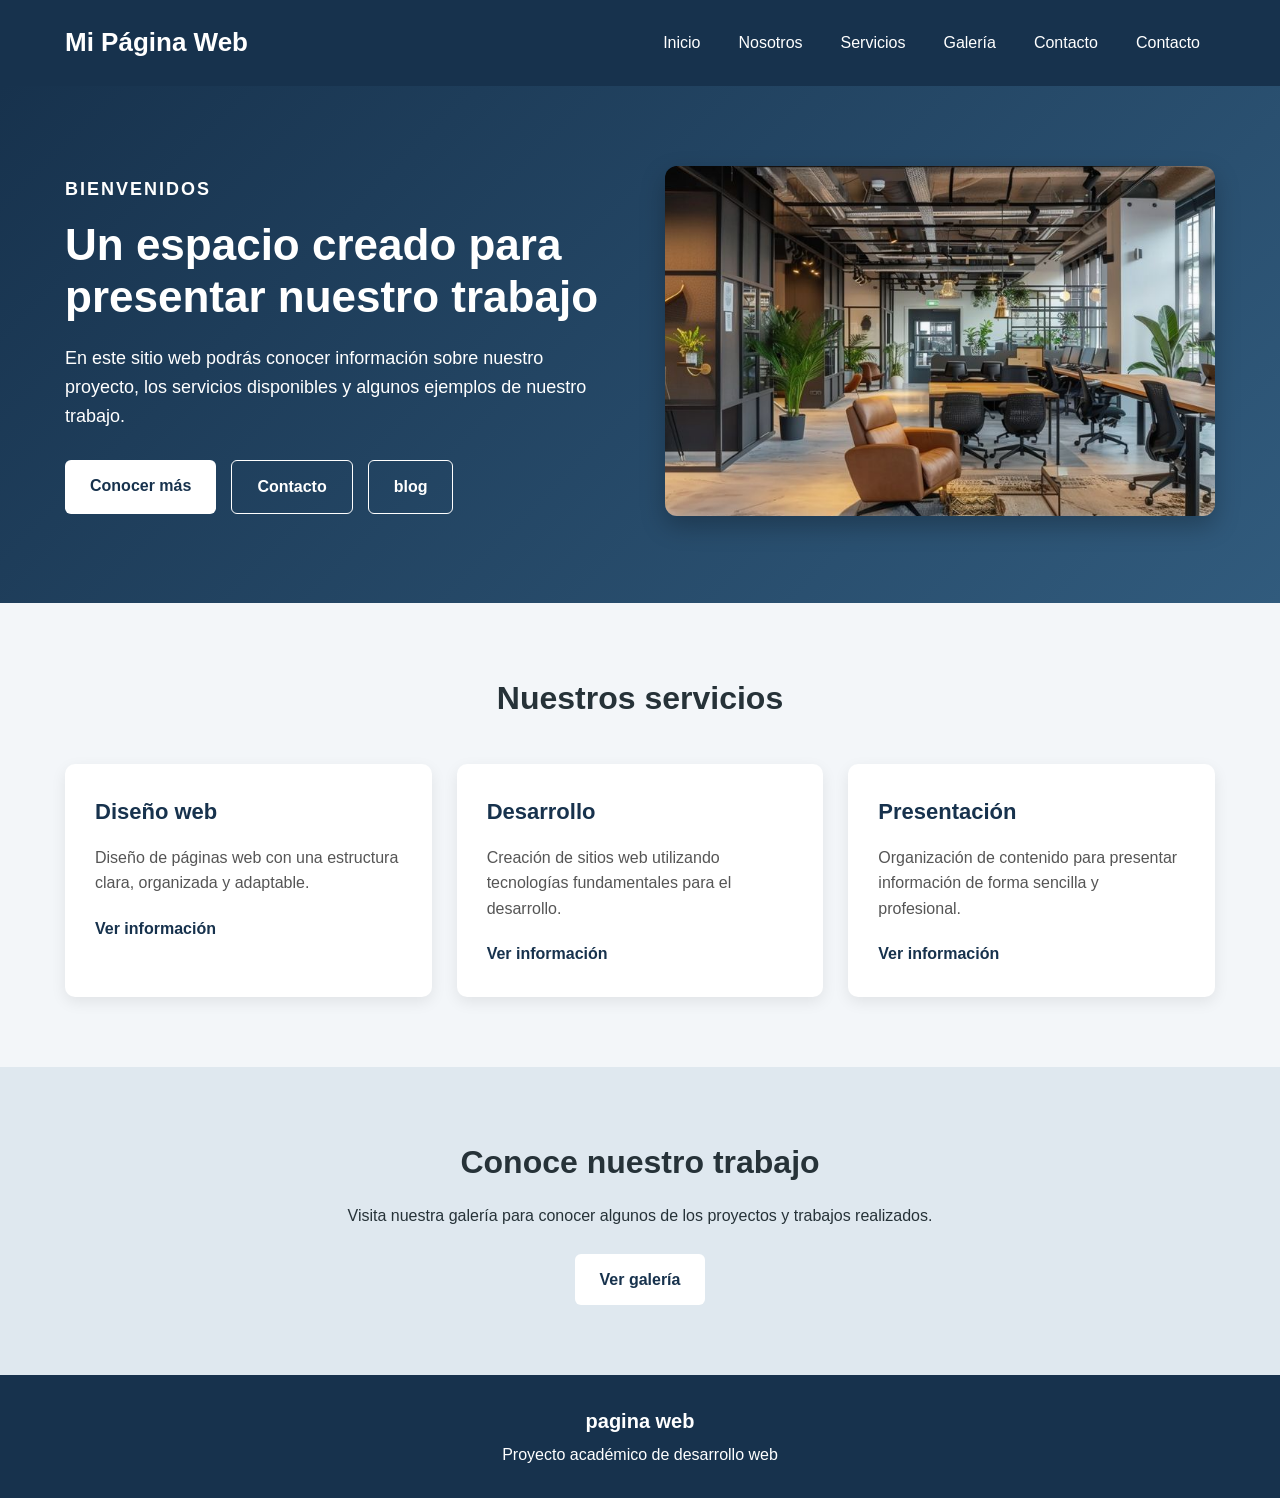
<file: index.html>
<!DOCTYPE html>
<html lang="es">
<head>
    <meta charset="UTF-8">
    <meta name="viewport" content="width=device-width, initial-scale=1.0">
    <title>Mi Página Web</title>
    <link rel="stylesheet" href="estilos.css">
</head>

<body>

    <header class="encabezado">
        <div class="contenedor">
            <h1>Mi Página Web</h1>

            <nav>
                <a href="index.html">Inicio</a>
                <a href="nosotros.html">Nosotros</a>
                <a href="servicios.html">Servicios</a>
                <a href="galeria.html">Galería</a>
                <a href="contacto.html">Contacto</a>
                <a href="blog.html">Contacto</a>
            </nav>
        </div>
    </header>

    <main>

        <section class="principal">
            <div class="contenedor">
                <div class="contenido-principal">

                    <div class="texto-principal">
                        <p class="subtitulo">BIENVENIDOS</p>

                        <h2>Un espacio creado para presentar nuestro trabajo</h2>

                        <p>
                            En este sitio web podrás conocer información sobre
                            nuestro proyecto, los servicios disponibles y algunos
                            ejemplos de nuestro trabajo.
                        </p>

                        <div class="botones">
                            <a href="nosotros.html" class="boton">Conocer más</a>
                            <a href="contacto.html" class="boton boton-secundario">Contacto</a>
                            <a href="blog.html" class="boton boton-secundario">blog</a>
                        </div>
                    </div>

                    <div class="imagen-principal">
                        <img src="imagenes/imagen-principal.jpg" alt="Imagen principal del proyecto">
                    </div>

                </div>
            </div>
        </section>


        <section class="seccion">
            <div class="contenedor">

                <h2 class="titulo-seccion">Nuestros servicios</h2>

                <div class="tarjetas">

                    <div class="tarjeta">
                        <h3>Diseño web</h3>
                        <p>
                            Diseño de páginas web con una estructura clara,
                            organizada y adaptable.
                        </p>
                        <a href="servicios.html">Ver información</a>
                    </div>

                    <div class="tarjeta">
                        <h3>Desarrollo</h3>
                        <p>
                            Creación de sitios web utilizando tecnologías
                            fundamentales para el desarrollo.
                        </p>
                        <a href="servicios.html">Ver información</a>
                    </div>

                    <div class="tarjeta">
                        <h3>Presentación</h3>
                        <p>
                            Organización de contenido para presentar información
                            de forma sencilla y profesional.
                        </p>
                        <a href="servicios.html">Ver información</a>
                    </div>

                </div>

            </div>
        </section>


        <section class="seccion seccion-destacada">
            <div class="contenedor">

                <h2>Conoce nuestro trabajo</h2>

                <p>
                    Visita nuestra galería para conocer algunos de los proyectos
                    y trabajos realizados.
                </p>

                <a href="galeria.html" class="boton">Ver galería</a>

            </div>
        </section>

    </main>


    <footer class="pie">

        <div class="contenedor">

            <p>pagina web</p>

            <p>
                Proyecto académico de desarrollo web
            </p>

        </div>

    </footer>

</body>
</html>
</file>
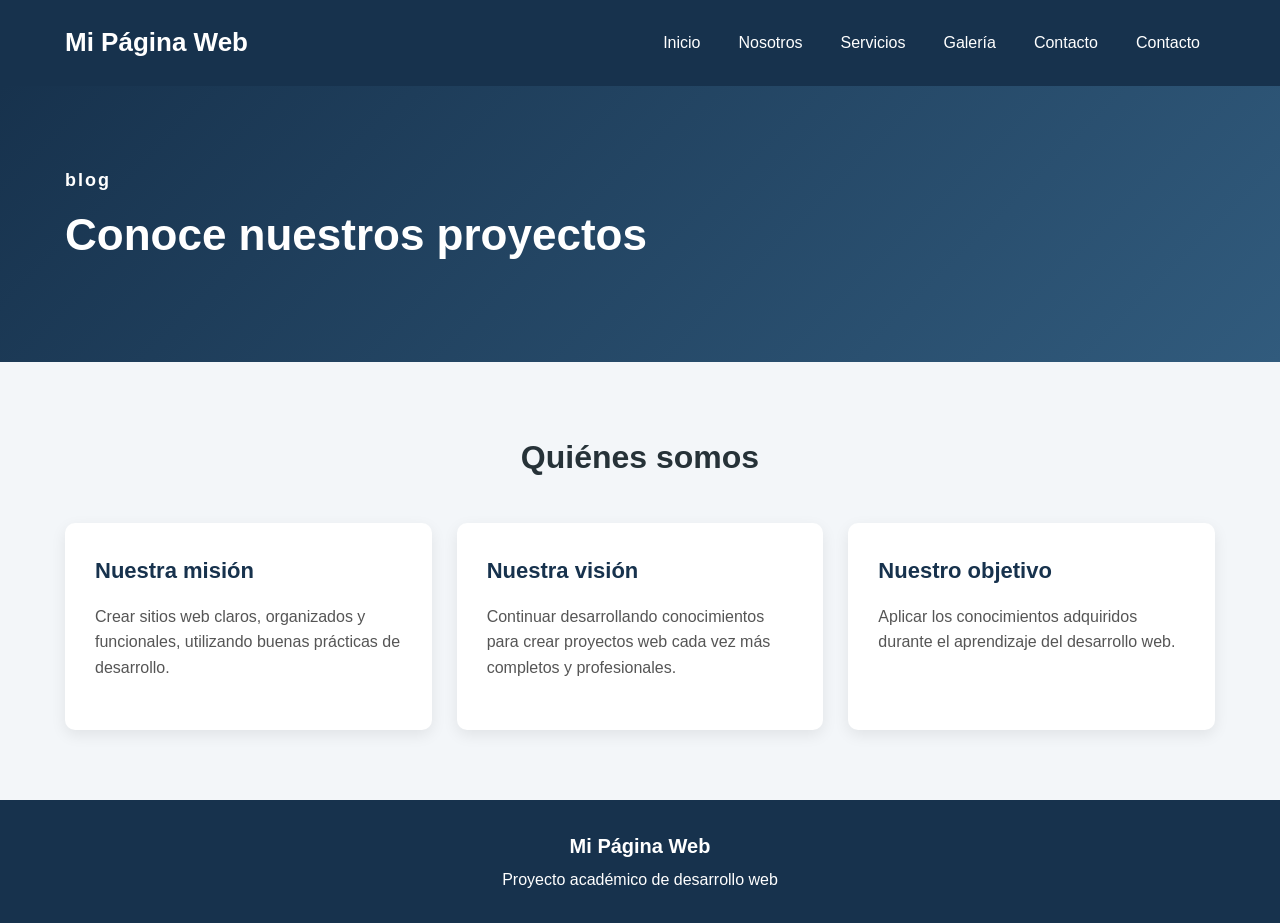
<file: blog.html>
<!DOCTYPE html>
<html lang="es">
<head>
    <meta charset="UTF-8">
    <meta name="viewport" content="width=device-width, initial-scale=1.0">
    <title>blog | Mi Página Web</title>
    <link rel="stylesheet" href="estilos.css">
</head>

<body>

    <header class="encabezado">
        <div class="contenedor">
            <h1>Mi Página Web</h1>

            <nav>
                <a href="index.html">Inicio</a>
                <a href="nosotros.html">Nosotros</a>
                <a href="servicios.html">Servicios</a>
                <a href="galeria.html">Galería</a>
                <a href="contacto.html">Contacto</a>
                <a href="blog.html">Contacto</a>
            </nav>
        </div>
    </header>

    <main>

        <section class="principal">
            <div class="contenedor">
                <div class="texto-principal">
                    <p class="subtitulo">blog</p>

                    <h2>Conoce nuestros proyectos</h2>
                </div>
            </div>
        </section>

        <section class="seccion">
            <div class="contenedor">

                <h2 class="titulo-seccion">Quiénes somos</h2>

                <div class="tarjetas">

                    <div class="tarjeta">
                        <h3>Nuestra misión</h3>
                        <p>
                            Crear sitios web claros, organizados y funcionales,
                            utilizando buenas prácticas de desarrollo.
                        </p>
                    </div>

                    <div class="tarjeta">
                        <h3>Nuestra visión</h3>
                        <p>
                            Continuar desarrollando conocimientos para crear
                            proyectos web cada vez más completos y profesionales.
                        </p>
                    </div>

                    <div class="tarjeta">
                        <h3>Nuestro objetivo</h3>
                        <p>
                            Aplicar los conocimientos adquiridos durante el
                            aprendizaje del desarrollo web.
                        </p>
                    </div>

                </div>

            </div>
        </section>



    <footer class="pie">
        <div class="contenedor">
            <p>Mi Página Web</p>
            <p>Proyecto académico de desarrollo web</p>
        </div>
    </footer>

</body>
</html>
</file>
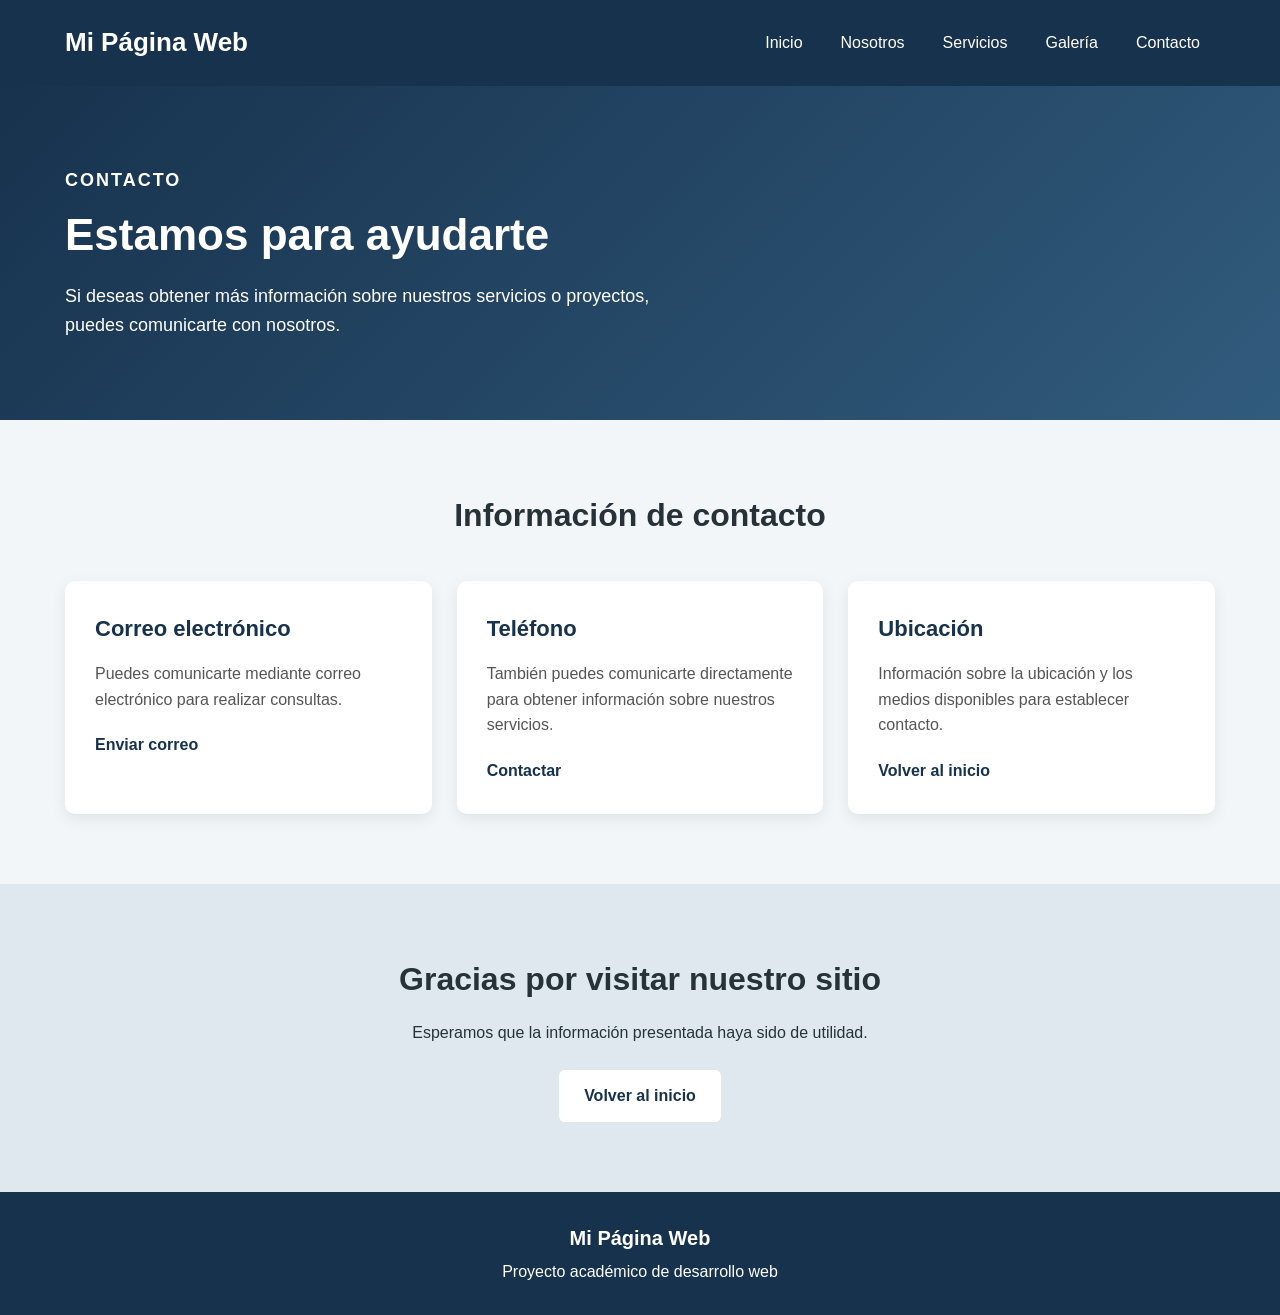
<file: contacto.html>
<!DOCTYPE html>
<html lang="es">
<head>
    <meta charset="UTF-8">
    <meta name="viewport" content="width=device-width, initial-scale=1.0">
    <title>Contacto | Mi Página Web</title>
    <link rel="stylesheet" href="estilos.css">
</head>

<body>

    <header class="encabezado">
        <div class="contenedor">
            <h1>Mi Página Web</h1>

            <nav>
                <a href="index.html">Inicio</a>
                <a href="nosotros.html">Nosotros</a>
                <a href="servicios.html">Servicios</a>
                <a href="galeria.html">Galería</a>
                <a href="contacto.html">Contacto</a>
            </nav>
        </div>
    </header>

    <main>

        <section class="principal">
            <div class="contenedor">

                <div class="texto-principal">
                    <p class="subtitulo">CONTACTO</p>

                    <h2>Estamos para ayudarte</h2>

                    <p>
                        Si deseas obtener más información sobre nuestros servicios
                        o proyectos, puedes comunicarte con nosotros.
                    </p>
                </div>

            </div>
        </section>

        <section class="seccion">

            <div class="contenedor">

                <h2 class="titulo-seccion">Información de contacto</h2>

                <div class="tarjetas">

                    <div class="tarjeta">
                        <h3>Correo electrónico</h3>

                        <p>
                            Puedes comunicarte mediante correo electrónico para
                            realizar consultas.
                        </p>

                        <a href="mailto:correo@ejemplo.com">
                            Enviar correo
                        </a>
                    </div>

                    <div class="tarjeta">
                        <h3>Teléfono</h3>

                        <p>
                            También puedes comunicarte directamente para obtener
                            información sobre nuestros servicios.
                        </p>

                        <a href="tel:+000000000">
                            Contactar
                        </a>
                    </div>

                    <div class="tarjeta">
                        <h3>Ubicación</h3>

                        <p>
                            Información sobre la ubicación y los medios disponibles
                            para establecer contacto.
                        </p>

                        <a href="index.html">
                            Volver al inicio
                        </a>
                    </div>

                </div>

            </div>

        </section>

        <section class="seccion seccion-destacada">

            <div class="contenedor">

                <h2>Gracias por visitar nuestro sitio</h2>

                <p>
                    Esperamos que la información presentada haya sido de utilidad.
                </p>

                <a href="index.html" class="boton">Volver al inicio</a>

            </div>

        </section>

    </main>

    <footer class="pie">

        <div class="contenedor">
            <p>Mi Página Web</p>
            <p>Proyecto académico de desarrollo web</p>
        </div>

    </footer>

</body>
</html>
</file>
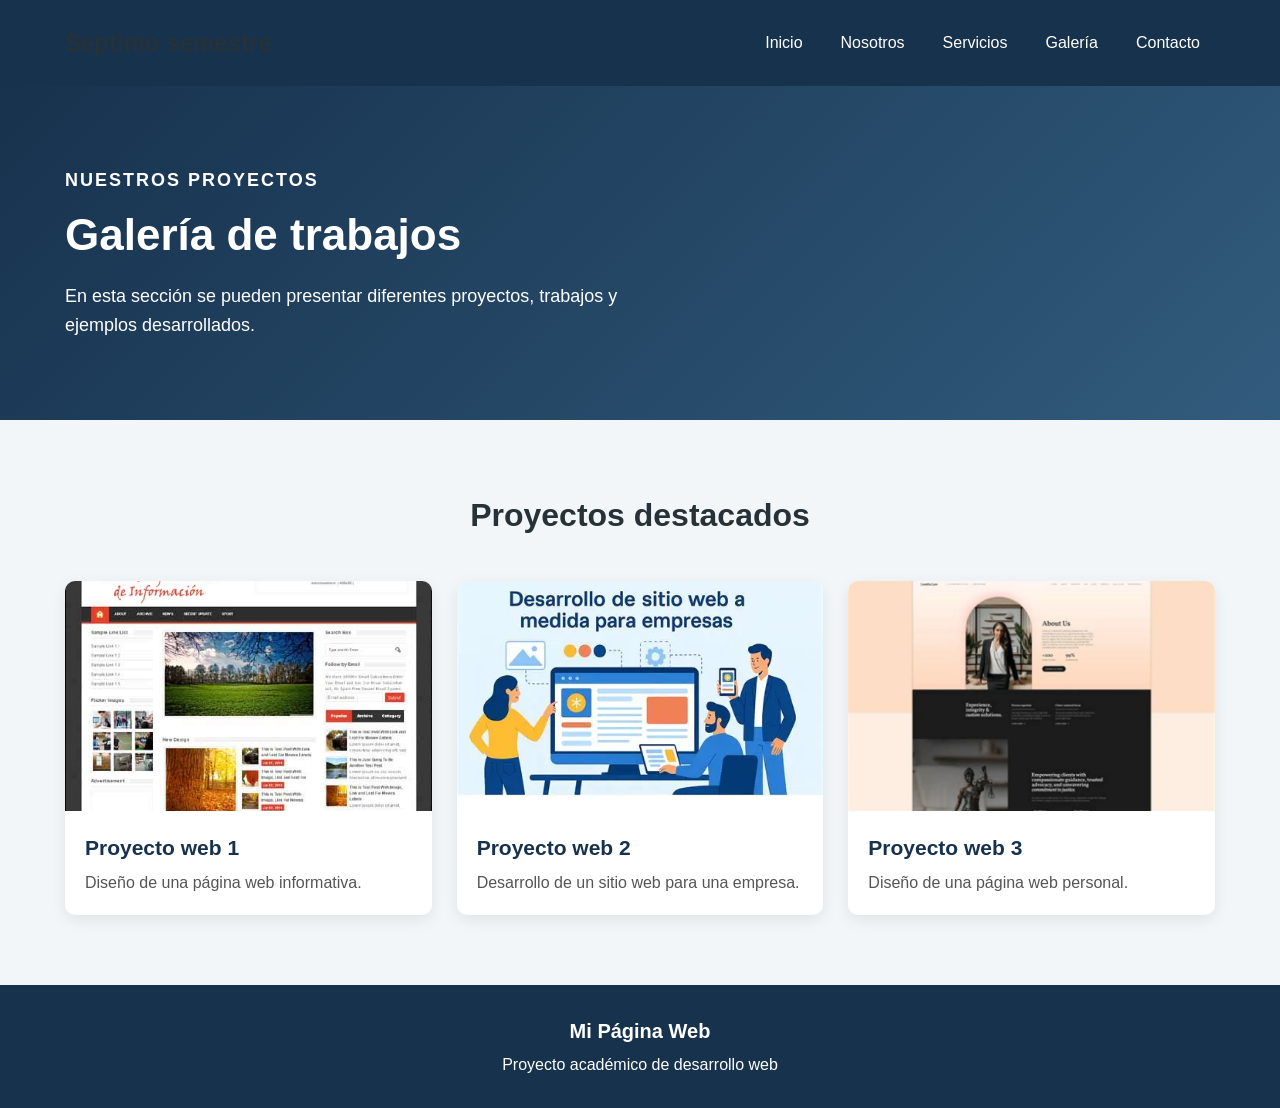
<file: galeria.html>
<!DOCTYPE html>
<html lang="es">
<head>
    <meta charset="UTF-8">
    <meta name="viewport" content="width=device-width, initial-scale=1.0">
    <title>Galería | Mi Página Web</title>
    <link rel="stylesheet" href="estilos.css">
</head>

<body>

    <header class="encabezado">
        <div class="contenedor">

            <h2>Septimo semestre</h2>

            <nav>
                <a href="index.html">Inicio</a>
                <a href="nosotros.html">Nosotros</a>
                <a href="servicios.html">Servicios</a>
                <a href="galeria.html">Galería</a>
                <a href="contacto.html">Contacto</a>
            </nav>
        </div>
    </header>

    <main>

        <section class="principal">
            <div class="contenedor">

                <div class="texto-principal">
                    <p class="subtitulo">NUESTROS PROYECTOS</p>

                    <h2>Galería de trabajos</h2>

                    <p>
                        En esta sección se pueden presentar diferentes proyectos,
                        trabajos y ejemplos desarrollados.
                    </p>
                </div>

            </div>
        </section>

        <section class="seccion">

            <div class="contenedor">

                <h2 class="titulo-seccion">Proyectos destacados</h2>

                <div class="galeria">

                    <div class="imagen-galeria">
                        <img src="imagenes/proyecto1.jpg" alt="Proyecto web 1">
                        <h3>Proyecto web 1</h3>
                        <p>Diseño de una página web informativa.</p>
                    </div>

                    <div class="imagen-galeria">
                        <img src="imagenes/proyecto2.jpg" alt="Proyecto web 2">
                        <h3>Proyecto web 2</h3>
                        <p>Desarrollo de un sitio web para una empresa.</p>
                    </div>

                    <div class="imagen-galeria">
                        <img src="imagenes/proyecto3.jpg" alt="Proyecto web 3">
                        <h3>Proyecto web 3</h3>
                        <p>Diseño de una página web personal.</p>
                    </div>

                </div>

            </div>

        </section>

    </main>

    <footer class="pie">

        <div class="contenedor">
            <p>Mi Página Web</p>
            <p>Proyecto académico de desarrollo web</p>
        </div>

    </footer>

</body>
</html>
</file>
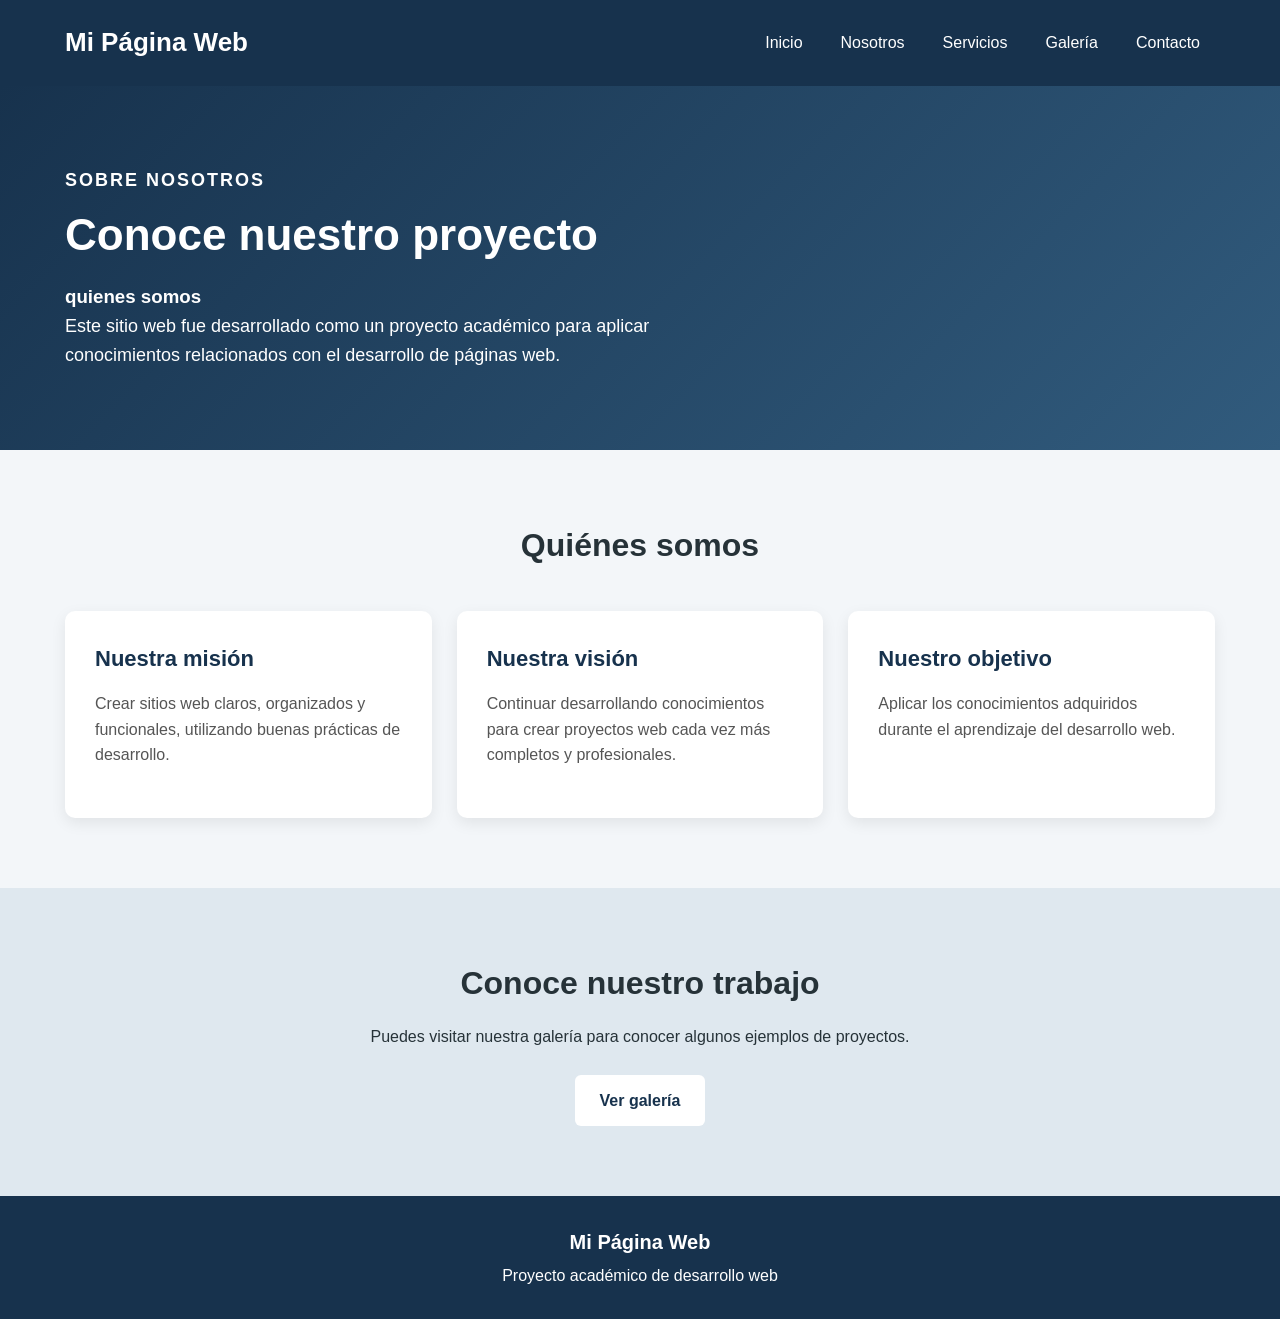
<file: nosotros.html>
<!DOCTYPE html>
<html lang="es">
<head>
    <meta charset="UTF-8">
    <meta name="viewport" content="width=device-width, initial-scale=1.0">
    <title>Nosotros | Mi Página Web</title>
    <link rel="stylesheet" href="estilos.css">
</head>

<body>

    <header class="encabezado">
        <div class="contenedor">
            <h1>Mi Página Web</h1>

            <nav>
                <a href="index.html">Inicio</a>
                <a href="nosotros.html">Nosotros</a>
                <a href="servicios.html">Servicios</a>
                <a href="galeria.html">Galería</a>
                <a href="contacto.html">Contacto</a>
            </nav>
        </div>
    </header>

    <main>

        <section class="principal">
            <div class="contenedor">
                <div class="texto-principal">
                    <p class="subtitulo">SOBRE NOSOTROS</p>

                    <h2>Conoce nuestro proyecto</h2>
                    <h3>quienes somos</h3>
                    <p>
                        Este sitio web fue desarrollado como un proyecto académico
                        para aplicar conocimientos relacionados con el desarrollo
                        de páginas web.
                    </p>
                </div>
            </div>
        </section>

        <section class="seccion">
            <div class="contenedor">

                <h2 class="titulo-seccion">Quiénes somos</h2>

                <div class="tarjetas">

                    <div class="tarjeta">
                        <h3>Nuestra misión</h3>
                        <p>
                            Crear sitios web claros, organizados y funcionales,
                            utilizando buenas prácticas de desarrollo.
                        </p>
                    </div>

                    <div class="tarjeta">
                        <h3>Nuestra visión</h3>
                        <p>
                            Continuar desarrollando conocimientos para crear
                            proyectos web cada vez más completos y profesionales.
                        </p>
                    </div>

                    <div class="tarjeta">
                        <h3>Nuestro objetivo</h3>
                        <p>
                            Aplicar los conocimientos adquiridos durante el
                            aprendizaje del desarrollo web.
                        </p>
                    </div>

                </div>

            </div>
        </section>

        <section class="seccion seccion-destacada">
            <div class="contenedor">

                <h2>Conoce nuestro trabajo</h2>

                <p>
                    Puedes visitar nuestra galería para conocer algunos ejemplos
                    de proyectos.
                </p>

                <a href="galeria.html" class="boton">Ver galería</a>

            </div>
        </section>

    </main>

    <footer class="pie">
        <div class="contenedor">
            <p>Mi Página Web</p>
            <p>Proyecto académico de desarrollo web</p>
        </div>
    </footer>

</body>
</html>
</file>
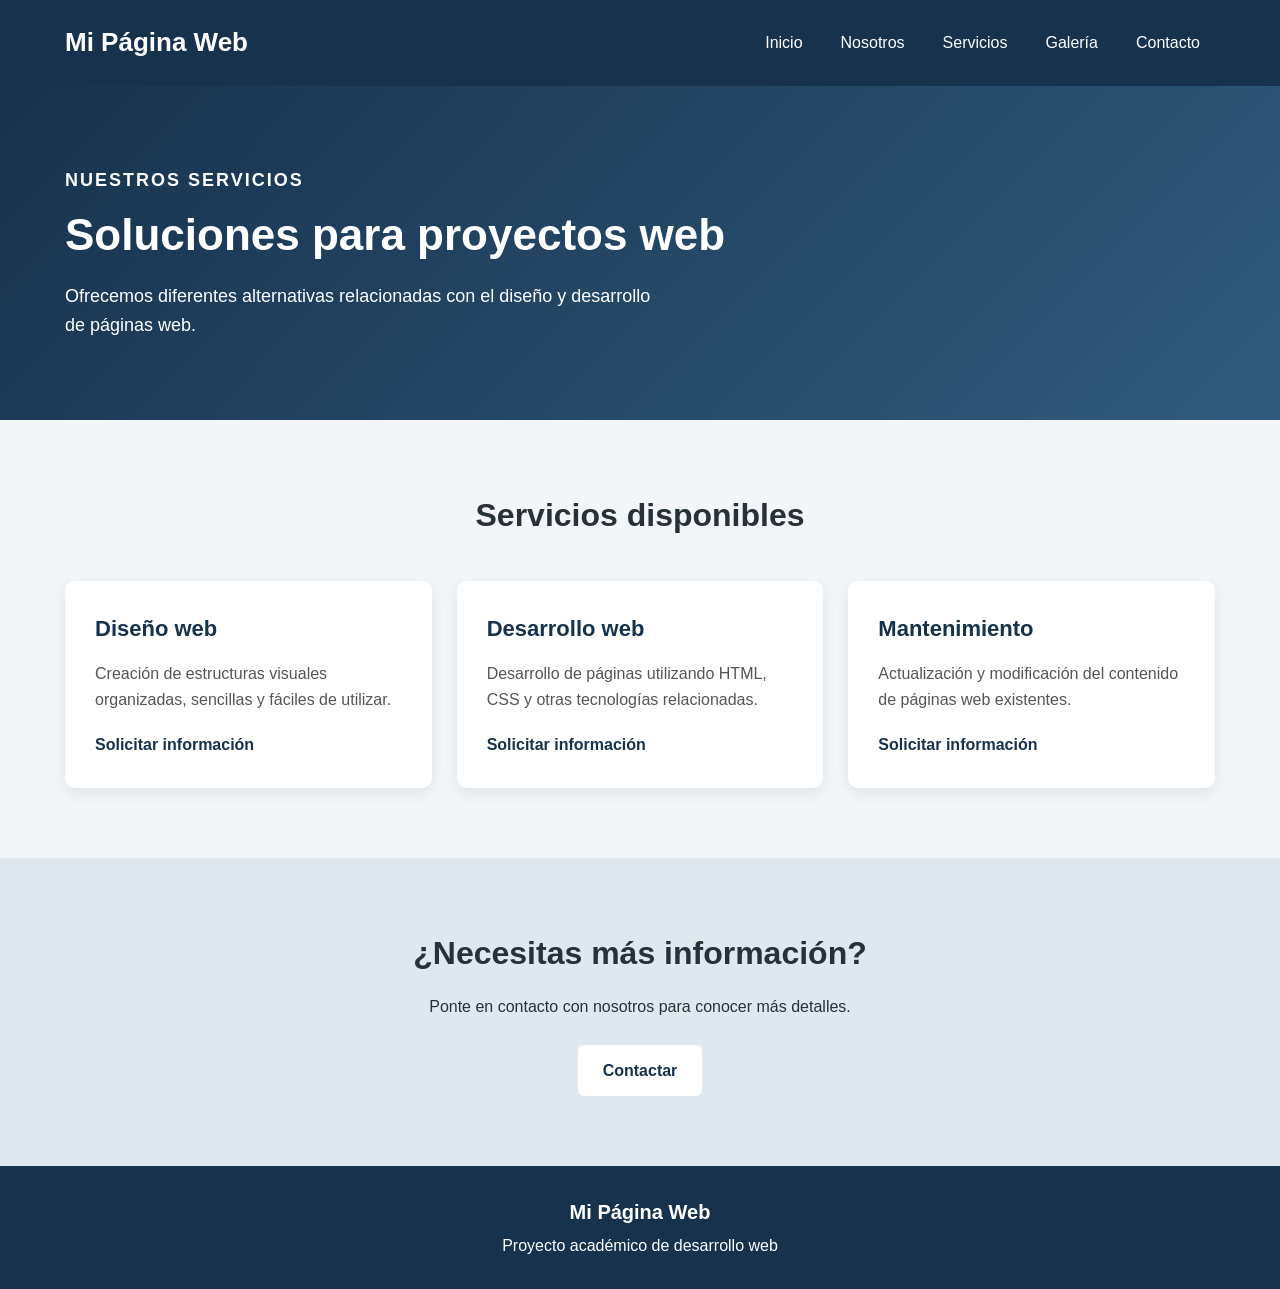
<file: servicios.html>
<!DOCTYPE html>
<html lang="es">
<head>
    <meta charset="UTF-8">
    <meta name="viewport" content="width=device-width, initial-scale=1.0">
    <title>Servicios | Mi Página Web</title>
    <link rel="stylesheet" href="estilos.css">
</head>

<body>

    <header class="encabezado">
        <div class="contenedor">
            <h1>Mi Página Web</h1>

            <nav>
                <a href="index.html">Inicio</a>
                <a href="nosotros.html">Nosotros</a>
                <a href="servicios.html">Servicios</a>
                <a href="galeria.html">Galería</a>
                <a href="contacto.html">Contacto</a>
            </nav>
        </div>
    </header>

    <main>

        <section class="principal">
            <div class="contenedor">

                <div class="texto-principal">
                    <p class="subtitulo">NUESTROS SERVICIOS</p>

                    <h2>Soluciones para proyectos web</h2>

                    <p>
                        Ofrecemos diferentes alternativas relacionadas con el
                        diseño y desarrollo de páginas web.
                    </p>
                </div>

            </div>
        </section>

        <section class="seccion">

            <div class="contenedor">

                <h2 class="titulo-seccion">Servicios disponibles</h2>

                <div class="tarjetas">

                    <div class="tarjeta">
                        <h3>Diseño web</h3>

                        <p>
                            Creación de estructuras visuales organizadas,
                            sencillas y fáciles de utilizar.
                        </p>

                        <a href="contacto.html">Solicitar información</a>
                    </div>

                    <div class="tarjeta">
                        <h3>Desarrollo web</h3>

                        <p>
                            Desarrollo de páginas utilizando HTML, CSS y otras
                            tecnologías relacionadas.
                        </p>

                        <a href="contacto.html">Solicitar información</a>
                    </div>

                    <div class="tarjeta">
                        <h3>Mantenimiento</h3>

                        <p>
                            Actualización y modificación del contenido de
                            páginas web existentes.
                        </p>

                        <a href="contacto.html">Solicitar información</a>
                    </div>

                </div>

            </div>

        </section>

        <section class="seccion seccion-destacada">

            <div class="contenedor">

                <h2>¿Necesitas más información?</h2>

                <p>
                    Ponte en contacto con nosotros para conocer más detalles.
                </p>

                <a href="contacto.html" class="boton">Contactar</a>

            </div>

        </section>

    </main>

    <footer class="pie">

        <div class="contenedor">
            <p>Mi Página Web</p>
            <p>Proyecto académico de desarrollo web</p>
        </div>

    </footer>

</body>
</html>
</file>
<file: estilos.css>
* {
    box-sizing: border-box;
    margin: 0;
    padding: 0;
}

body {
    font-family: Arial, Helvetica, sans-serif;
    color: #263238;
    background-color: #f3f6f9;
    line-height: 1.6;
}

.contenedor {
    width: 90%;
    max-width: 1150px;
    margin: 0 auto;
}


/* ENCABEZADO */

.encabezado {
    background-color: #17324d;
    padding: 20px 0;
    box-shadow: 0 2px 8px rgba(0, 0, 0, 0.15);
}

.encabezado .contenedor {
    display: flex;
    align-items: center;
    justify-content: space-between;
    gap: 30px;
}

.encabezado h1 {
    color: white;
    font-size: 26px;
}

nav {
    display: flex;
    gap: 8px;
    flex-wrap: wrap;
}

nav a {
    color: white;
    text-decoration: none;
    padding: 10px 15px;
    border-radius: 5px;
    transition: 0.3s;
}

nav a:hover {
    background-color: #2d5578;
}


/* SECCIÓN PRINCIPAL */

.principal {
    background: linear-gradient(
        135deg,
        #17324d,
        #315b7d
    );

    color: white;
    padding: 80px 0;
}

.contenido-principal {
    display: flex;
    align-items: center;
    justify-content: space-between;
    gap: 50px;
}

.texto-principal {
    flex: 1;
}

.subtitulo {
    font-size: 14px;
    letter-spacing: 2px;
    font-weight: bold;
    margin-bottom: 15px;
}

.texto-principal h2 {
    font-size: 44px;
    line-height: 1.2;
    margin-bottom: 20px;
}

.texto-principal p {
    font-size: 18px;
    max-width: 600px;
}

.imagen-principal {
    flex: 1;
}

.imagen-principal img {
    width: 100%;
    max-height: 350px;
    object-fit: cover;
    border-radius: 12px;
    box-shadow: 0 10px 25px rgba(0, 0, 0, 0.25);
}


/* BOTONES */

.botones {
    display: flex;
    gap: 15px;
    margin-top: 30px;
    flex-wrap: wrap;
}

.boton {
    display: inline-block;
    background-color: #ffffff;
    color: #17324d;
    padding: 13px 25px;
    border-radius: 6px;
    text-decoration: none;
    font-weight: bold;
    transition: 0.3s;
}

.boton:hover {
    transform: translateY(-2px);
    box-shadow: 0 5px 12px rgba(0, 0, 0, 0.2);
}

.boton-secundario {
    background-color: transparent;
    color: white;
    border: 1px solid white;
}


/* SECCIONES */

.seccion {
    padding: 70px 0;
}

.titulo-seccion {
    text-align: center;
    font-size: 32px;
    margin-bottom: 40px;
}


/* TARJETAS */

.tarjetas {
    display: grid;
    grid-template-columns: repeat(3, 1fr);
    gap: 25px;
}

.tarjeta {
    background-color: white;
    padding: 30px;
    border-radius: 10px;
    box-shadow: 0 5px 15px rgba(0, 0, 0, 0.08);
    transition: 0.3s;
}

.tarjeta:hover {
    transform: translateY(-5px);
    box-shadow: 0 10px 20px rgba(0, 0, 0, 0.12);
}

.tarjeta h3 {
    color: #17324d;
    margin-bottom: 15px;
    font-size: 22px;
}

.tarjeta p {
    margin-bottom: 20px;
    color: #555;
}

.tarjeta a {
    color: #17324d;
    font-weight: bold;
    text-decoration: none;
}

.tarjeta a:hover {
    text-decoration: underline;
}


/* SECCIÓN DESTACADA */

.seccion-destacada {
    background-color: #dfe8ef;
    text-align: center;
}

.seccion-destacada h2 {
    font-size: 32px;
    margin-bottom: 15px;
}

.seccion-destacada p {
    margin-bottom: 25px;
}


/* PIE DE PÁGINA */

.pie {
    background-color: #17324d;
    color: white;
    text-align: center;
    padding: 30px 0;
}

.pie p:first-child {
    font-size: 20px;
    font-weight: bold;
    margin-bottom: 5px;
}


/* ADAPTACIÓN PARA CELULARES */

@media (max-width: 800px) {

    .encabezado .contenedor {
        flex-direction: column;
    }

    nav {
        justify-content: center;
    }

    .contenido-principal {
        flex-direction: column;
    }

    .texto-principal h2 {
        font-size: 34px;
    }

    .tarjetas {
        grid-template-columns: 1fr;
    }

}
/* GALERÍA */

.galeria {
    display: grid;
    grid-template-columns: repeat(3, 1fr);
    gap: 25px;
}

.imagen-galeria {
    background-color: white;
    border-radius: 10px;
    overflow: hidden;
    box-shadow: 0 5px 15px rgba(0, 0, 0, 0.08);
    transition: 0.3s;
}

.imagen-galeria:hover {
    transform: translateY(-5px);
}

.imagen-galeria img {
    width: 100%;
    height: 230px;
    object-fit: cover;
    display: block;
}

.imagen-galeria h3 {
    color: #17324d;
    font-size: 21px;
    padding: 20px 20px 5px;
}

.imagen-galeria p {
    color: #555;
    padding: 0 20px 20px;
}


/* ADAPTACIÓN DE LA GALERÍA */

@media (max-width: 800px) {

    .galeria {
        grid-template-columns: 1fr;
    }

}
</file>
